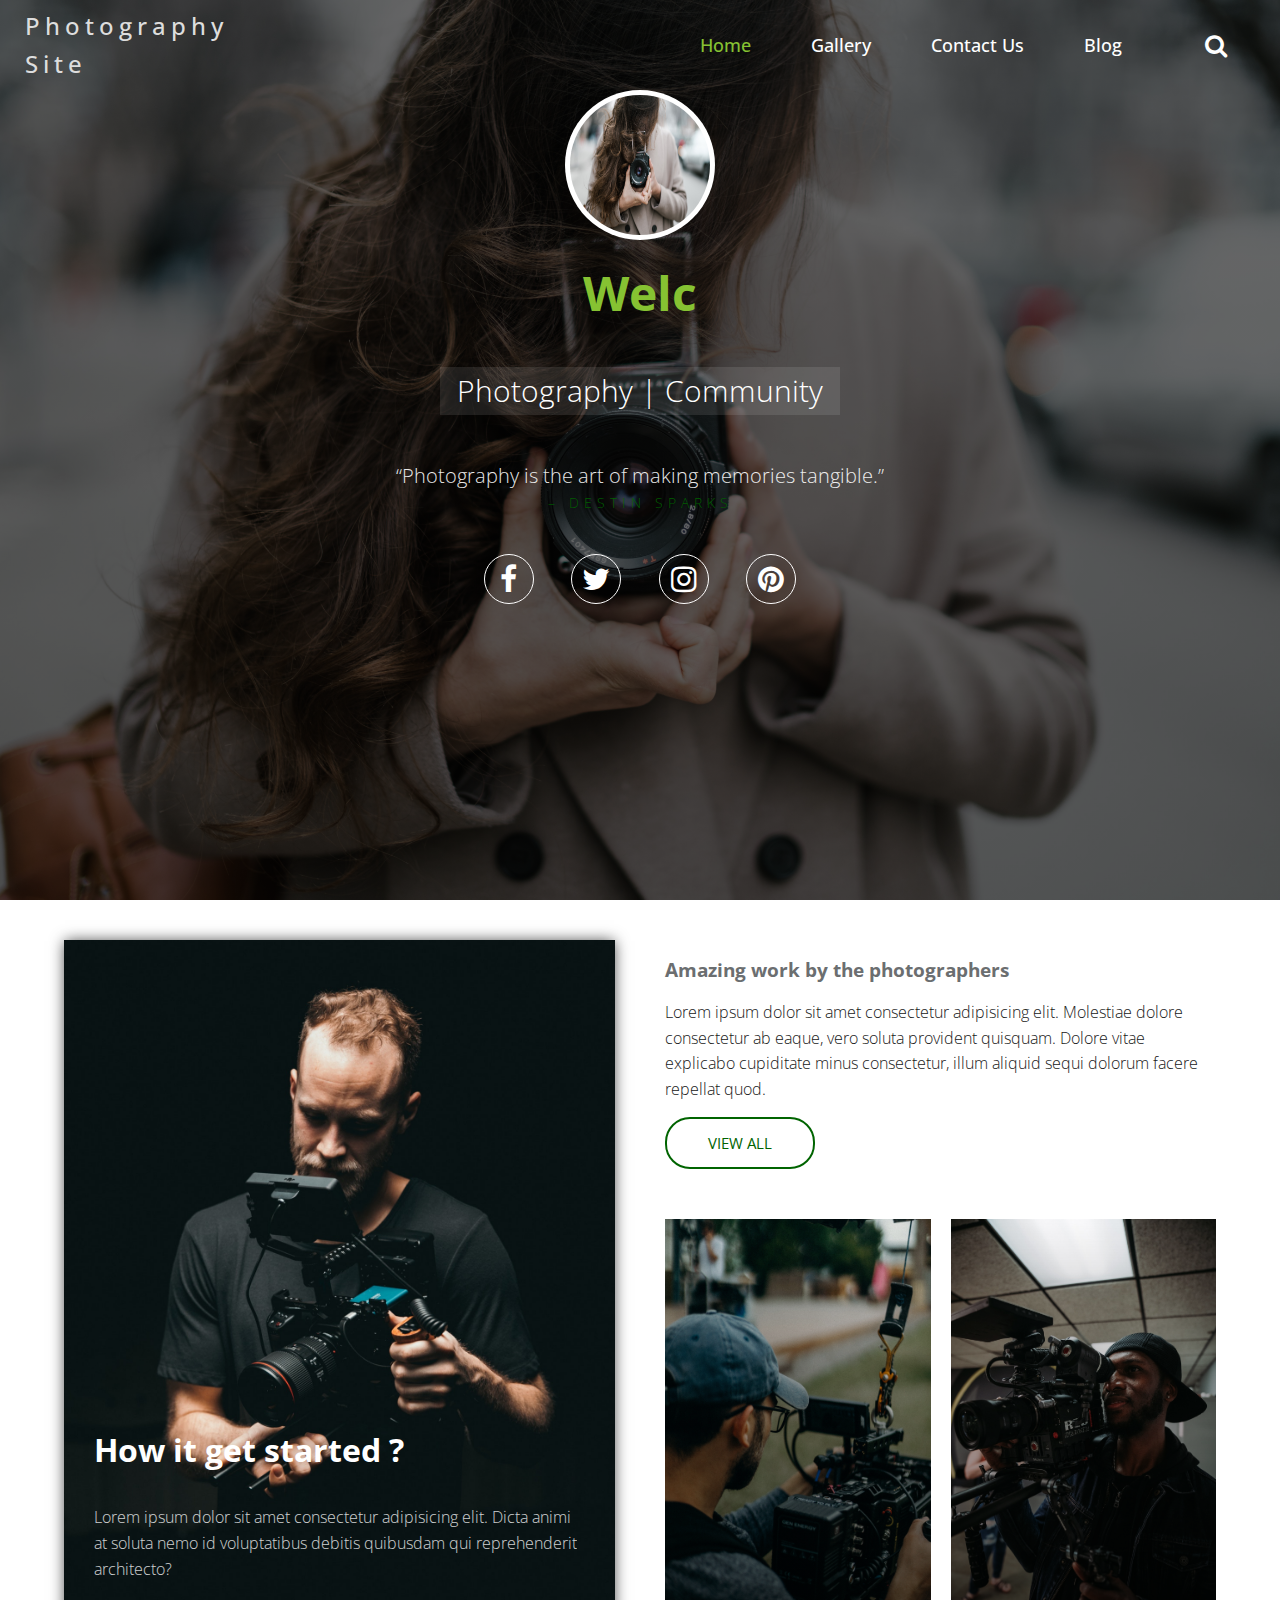
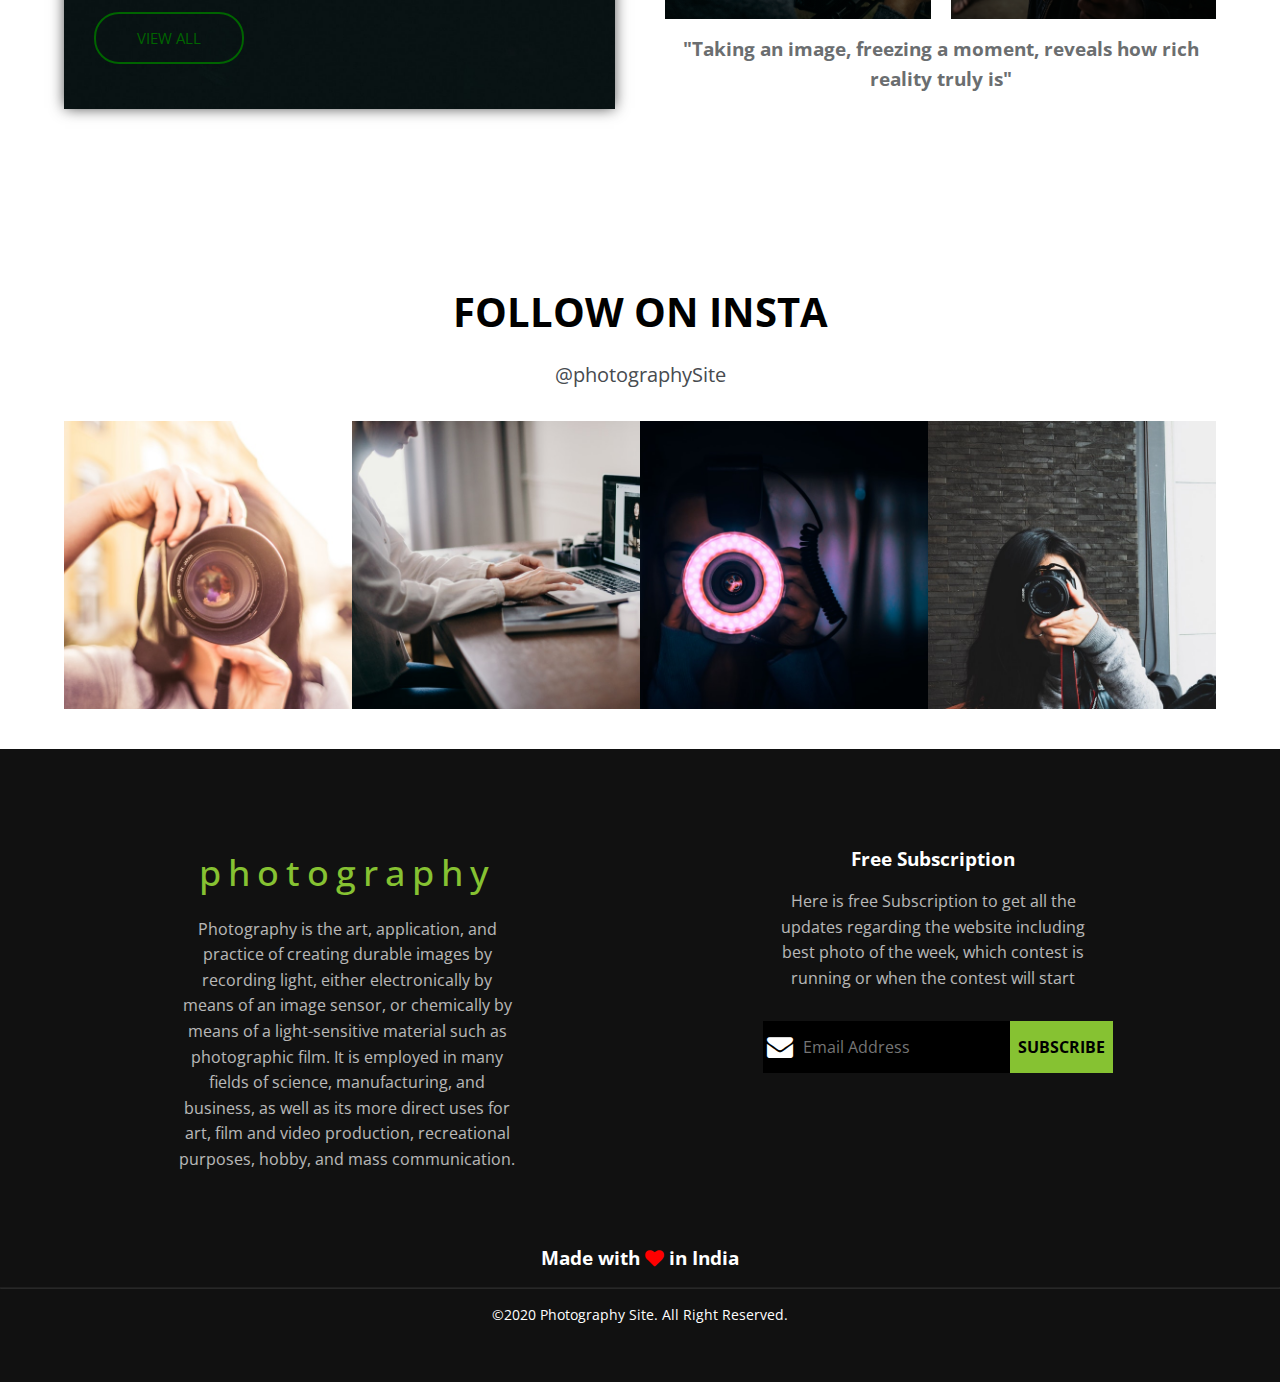
<file: index.html>
<!DOCTYPE html>
<html lang="en">

<head>
    <meta charset="UTF-8">
    <meta name="viewport" content="width=device-width, initial-scale=1.0">
    <link rel="stylesheet" href="https://stackpath.bootstrapcdn.com/font-awesome/4.7.0/css/font-awesome.min.css"
        integrity="sha384-wvfXpqpZZVQGK6TAh5PVlGOfQNHSoD2xbE+QkPxCAFlNEevoEH3Sl0sibVcOQVnN" crossorigin="anonymous">
    <link rel="stylesheet" href="style.css">
    <title>Photography Website</title>
</head>

<body>
    <header class="header">
        <div class="nav-section">
            <div class="brand-and-navbtn">
                <span class="brand-name">
                    Photography Site
                </span>
                <span class="navbtn flex">
                    <i class="fa fa-bars"></i>
                </span>
            </div>




            <!-- navigation menu -->
            <nav class="top-nav">
                <ul>
                    <li><a href="#" class="active">Home</a></li>
                    <li><a href="gallery.html">Gallery</a></li>
                    <li><a href="contact.html">Contact Us</a></li>
                    <li><a href="blog.html">Blog</a></li>
                </ul>
            </nav>
            <span class="search-icon">
                <i class="fa fa-search"></i>

            </span>
        </div>

        <div class="container about">
            <div class="about-content">
                <div class="about-img flex">
                    <img src="Images/header.jpg" alt="">
                </div>
                <h2 class="auto"> </h2>
                <h3>Photography | Community</h3>
                <blockquote>
                    “Photography is the art of making memories tangible.”
                    <span>– Destin Sparks</span>
                </blockquote>
            </div>

            <div class="social-icon">
                <ul>
                    <li>
                        <a href="#"><i class="fa fa-facebook"></i></a>
                    </li>
                    <li>
                        <a href="#"><i class="fa fa-twitter"></i></a>
                    </li>
                    <li>
                        <a href="#"><i class="fa fa-instagram"></i></a>
                    </li>
                    <li>
                        <a href="#"><i class="fa fa-pinterest"></i></a>
                    </li>

                </ul>
            </div>
        </div>
    </header>

    <section class="section-one">
        <div class="container">
            <div class="sec-one-left">
                <div>
                    <h1>How it get started ?</h1>
                    <p>Lorem ipsum dolor sit amet consectetur adipisicing elit. Dicta animi at soluta nemo id
                        voluptatibus debitis quibusdam qui reprehenderit architecto?</p>
                    <a href="#" class="btn">view all</a>
                </div>
            </div>
            <div class="sec-one-right">
                <div class="work-content">
                    <h3> Amazing work by the photographers</h3>
                    <p>Lorem ipsum dolor sit amet consectetur adipisicing elit. Molestiae dolore consectetur ab eaque,
                        vero soluta provident quisquam. Dolore vitae explicabo cupiditate minus consectetur, illum
                        aliquid sequi dolorum facere repellat quod.</p>
                    <a href="#" class="btn">view all</a>
                </div>
                <div class="work-imgs">
                    <div class="work-img-1">

                    </div>
                    <div class="work-img-2">

                    </div>
                </div>
                <h3>"Taking an image, freezing a moment, reveals how rich reality truly is"</h3>
            </div>
        </div>

    </section>


    <section class="section-two">
        <div class="container">
            <h2>FOLLOW ON INSTA</h2>
            <span>@photographySite</span>
            <div class="insta-imgs">
                <div>
                    <img src="Images/insta-1.jpg" alt="">
                    <div class="icon-overlay flex">
                        <i class="fa fa-instagram"></i>
                    </div>
                </div>
                <div>
                    <img src="Images/insta-2.jpg" alt="">
                    <div class="icon-overlay flex">
                        <i class="fa fa-instagram"></i>
                    </div>
                </div>
                <div>
                    <img src="Images/insta-3.jpg" alt="">
                    <div class="icon-overlay flex">
                        <i class="fa fa-instagram"></i>
                    </div>
                </div>
                <div>
                    <img src="Images/insta-4.jpg" alt="">
                    <div class="icon-overlay flex">
                        <i class="fa fa-instagram"></i>
                    </div>
                </div>
            </div>
        </div>

    </section>

    <footer class="footer">
        <div class="footer-container container">
            <div>
                <h2>photography</h2>
                <p>Photography is the art, application, and practice of creating durable images by recording light, either electronically by means of an image sensor, or chemically by means of a light-sensitive material such as photographic film. It is employed in many fields of science, manufacturing, and business, as well as its more direct uses for art, film and video production, recreational purposes, hobby, and mass communication.</p>
            </div>
            <div>
                <h3>Free Subscription</h3>
                <p>Here is free Subscription to get all the updates  regarding the website including best photo of the week, which contest is running or when the contest will start </p>
                <div class="subs">
                    <i class="fa fa-envelope"></i>
                    <input type="email" id="email" placeholder="Email Address">
                    <button type="submit">SUBSCRIBE</button>
                </div>
            </div>
        </div>
        <h3>Made with <i class="fa fa-heart " style="color:red;"></i> in India </h3>
        <hr style="color: white; opacity: 0.1;">
        <p>&copy;2020 Photography Site. All Right Reserved.</p>
        
    </footer>

    <script src="script.js"></script>
</body>
</html>
</file>
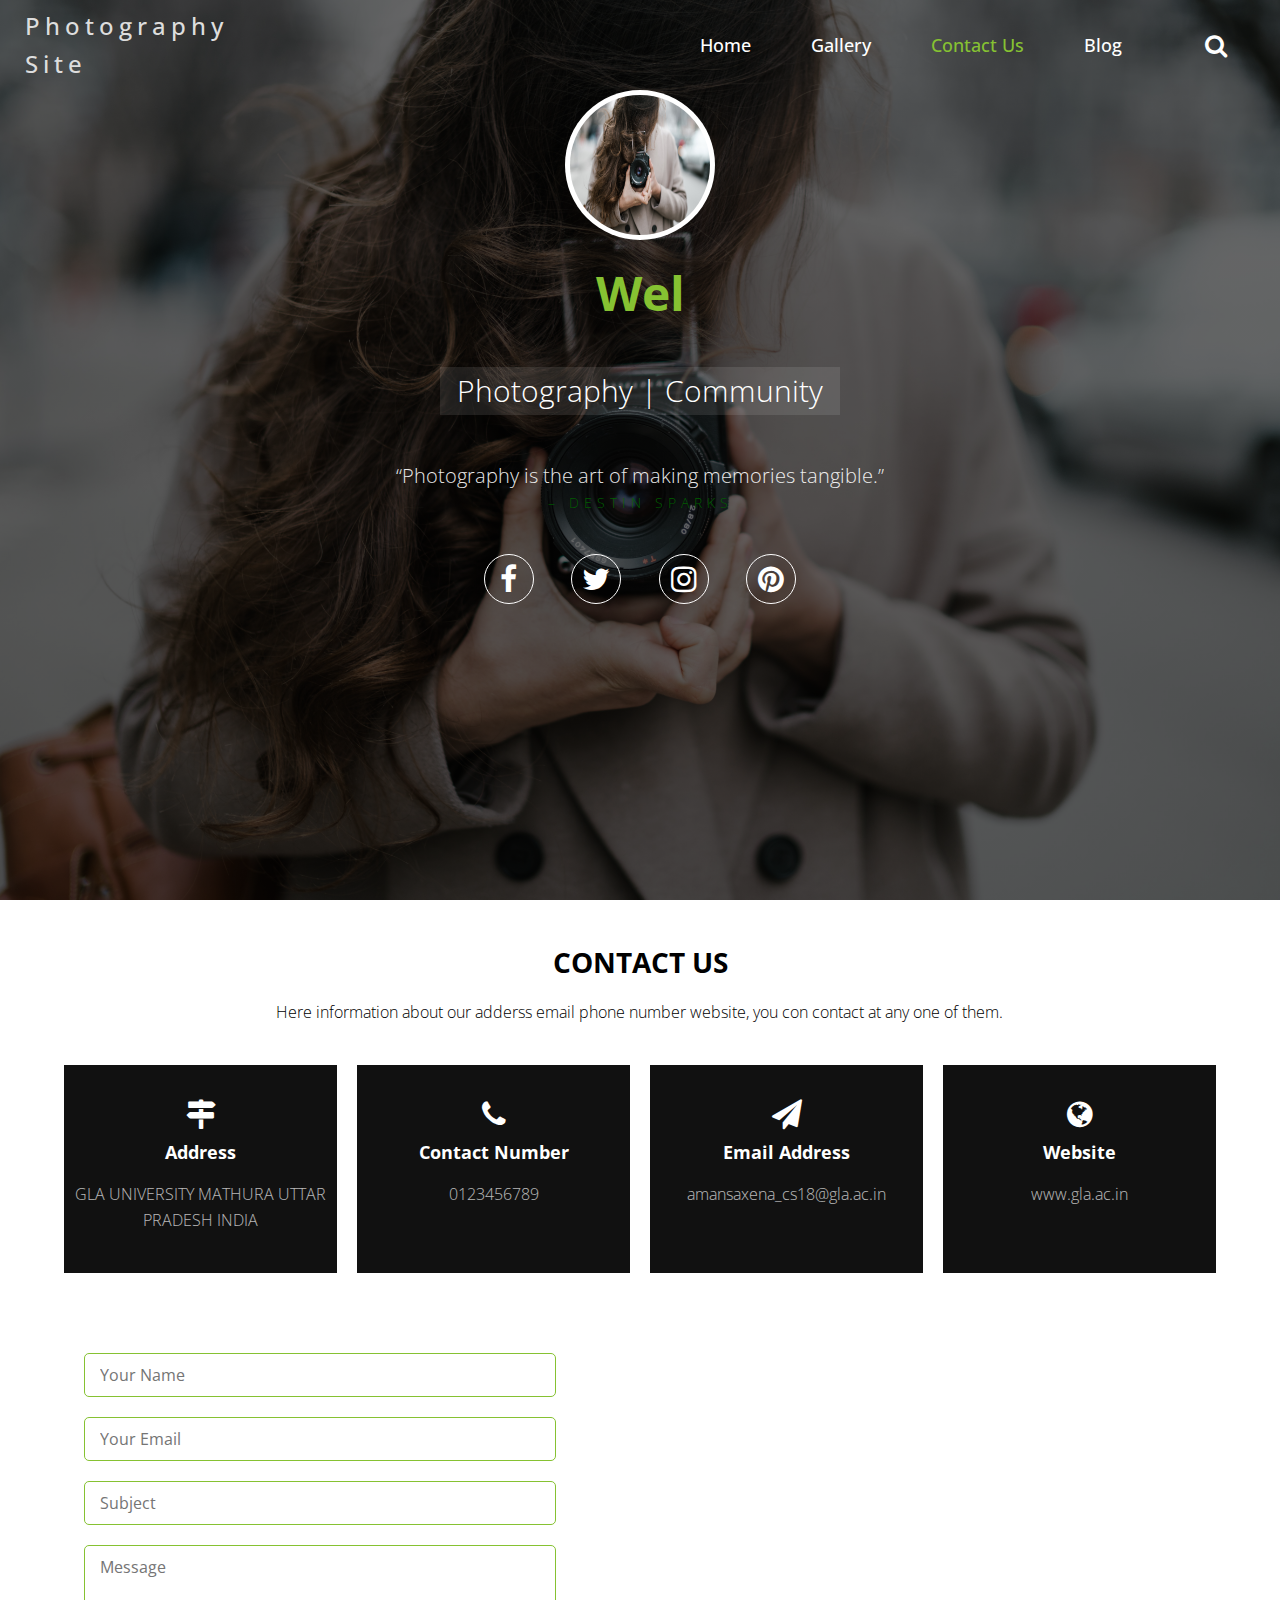
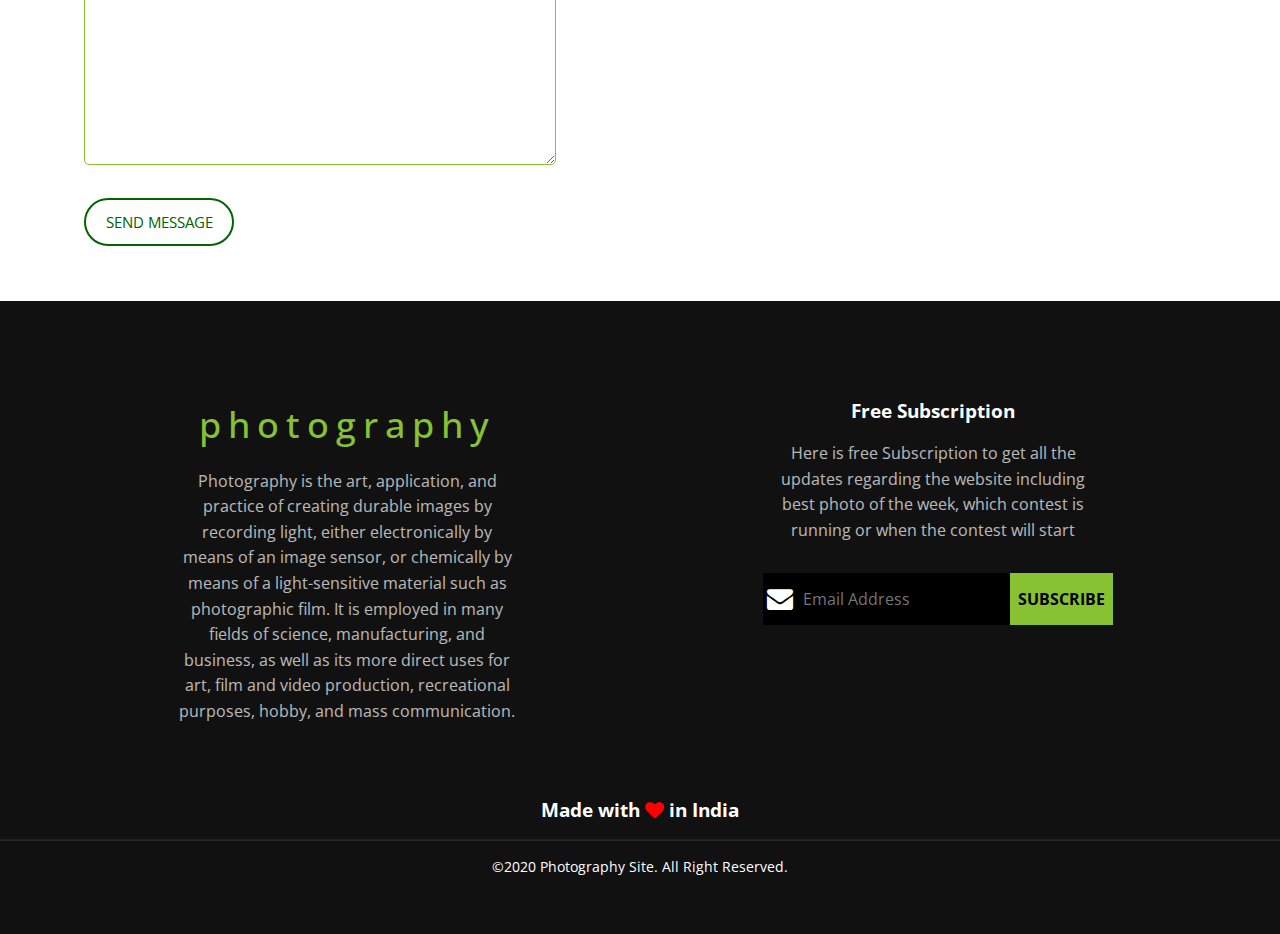
<file: contact.html>
<!DOCTYPE html>
<html lang="en">
<head>
    <meta charset="UTF-8">
    <meta name="viewport" content="width=device-width, initial-scale=1.0">
    <link rel="stylesheet" href="https://stackpath.bootstrapcdn.com/font-awesome/4.7.0/css/font-awesome.min.css"
    integrity="sha384-wvfXpqpZZVQGK6TAh5PVlGOfQNHSoD2xbE+QkPxCAFlNEevoEH3Sl0sibVcOQVnN" crossorigin="anonymous">
    <link rel="stylesheet" href="style.css">
    <title>Photography Site</title>
</head>
<body>
    <header class="header">
        <div class="nav-section">
            <div class="brand-and-navbtn">
                <span class="brand-name">
                    Photography Site
                </span>
                <span class="navbtn flex">
                    <i class="fa fa-bars"></i>
                </span>
            </div>




            <!-- navigation menu -->
            <nav class="top-nav">
                <ul>
                    <li><a href="#">Home</a></li>
                    <li><a href="gallery.html">Gallery</a></li>
                    <li><a href="#" class="active">Contact Us</a></li>
                    <li><a href="blog.html">Blog</a></li>
                </ul>
            </nav>
            <span class="search-icon">
                <i class="fa fa-search"></i>

            </span>
        </div>

        <div class="container about">
            <div class="about-content">
                <div class="about-img flex">
                    <img src="Images/header.jpg" alt="">
                </div>
                <h2 class="auto"> </h2>
                <h3>Photography | Community</h3>
                <blockquote>
                    “Photography is the art of making memories tangible.”
                    <span>– Destin Sparks</span>
                </blockquote>
            </div>

            <div class="social-icon">
                <ul>
                    <li>
                        <a href="#"><i class="fa fa-facebook"></i></a>
                    </li>
                    <li>
                        <a href="#"><i class="fa fa-twitter"></i></a>
                    </li>
                    <li>
                        <a href="#"><i class="fa fa-instagram"></i></a>
                    </li>
                    <li>
                        <a href="#"><i class="fa fa-pinterest"></i></a>
                    </li>

                </ul>
            </div>
        </div>
    </header>

    <section class = "section-five">
        <div class = "container">
            <div class = "contact-top">
                <h3>CONTACT US</h3>
                <p>Here information about our adderss email phone number website, you con contact at any one of them. </p>
            </div>

            <div class = "contact-middle">
                <div>
                    <span class = "contact-icon">
                        <i class = "fa fa-map-signs"></i>
                    </span>
                    <span>Address</span>
                    <p>GLA UNIVERSITY MATHURA UTTAR PRADESH INDIA</p>
                </div>

                <div>
                    <span class = "contact-icon">
                        <i class = "fa fa-phone"></i>
                    </span>
                    <span>Contact Number</span>
                    <p>0123456789</p>
                </div>

                <div>
                    <span class = "contact-icon">
                        <i class = "fa fa-paper-plane"></i>
                    </span>
                    <span>Email Address</span>
                    <p>amansaxena_cs18@gla.ac.in</p>
                </div>

                <div>
                    <span class = "contact-icon">
                        <i class = "fa fa-globe"></i>
                    </span>
                    <span>Website</span>
                    <p>www.gla.ac.in</p>
                </div>
            </div>

            <div class = "contact-bottom">
                <form class = "form">
                    <input type = "text" placeholder="Your Name">
                    <input type = "email" placeholder="Your Email">
                    <input type = "text" placeholder="Subject">
                    <textarea rows = "9" placeholder="Message"></textarea>
                    <input type = "submit" class = "btn" value = "Send Message">
                </form>

                <!-- Map -->
                <div>
                    <iframe src="https://www.google.com/maps/embed?pb=!1m18!1m12!1m3!1d113274.60344423378!2d77.6141139385508!3d27.474509133801686!2m3!1f0!2f0!3f0!3m2!1i1024!2i768!4f13.1!3m3!1m2!1s0x397371163d4d5205%3A0x4273a09defe10ea5!2sMathura%2C%20Uttar%20Pradesh!5e0!3m2!1sen!2sin!4v1606756289811!5m2!1sen!2sin" width="600" height="450" frameborder="0" style="border:0;" allowfullscreen="" aria-hidden="false" tabindex="0"></iframe>
                </div>
            </div>
        </div>
    </section>

    <footer class="footer">
        <div class="footer-container container">
            <div>
                <h2>photography</h2>
                <p>Photography is the art, application, and practice of creating durable images by recording light, either electronically by means of an image sensor, or chemically by means of a light-sensitive material such as photographic film. It is employed in many fields of science, manufacturing, and business, as well as its more direct uses for art, film and video production, recreational purposes, hobby, and mass communication.</p>
            </div>
            <div>
                <h3>Free Subscription</h3>
                <p>Here is free Subscription to get all the updates  regarding the website including best photo of the week, which contest is running or when the contest will start</p>
                <div class="subs">
                    <i class="fa fa-envelope"></i>
                    <input type="email" id="email" placeholder="Email Address">
                    <button type="submit">SUBSCRIBE</button>
                </div>
            </div>
        </div>
        <h3>Made with <i class="fa fa-heart " style="color:red;"></i> in India </h3>
        <hr style="color: white; opacity: 0.1;">
        <p>&copy;2020 Photography Site. All Right Reserved.</p>
    </footer>

    <script src="script.js"></script>
</body>
</html>
</file>
<file: style.css>
@import url('https://fonts.googleapis.com/css2?family=Open+Sans&display=swap');
:root{
    --white : #ddd;
    --dark: #111;
    --darkGrey: #474b4f;
    --lightGrey: #6b6e70;
    --lightGreen: #86c232;
    --darkGreen: #006400;
}

*{
    padding: 0;
    margin:0;
    box-sizing: border-box;
    font-family: 'Open Sans', sans-serif;
}
body{
    line-height: 1.6;

}
img{
    width: 100%;
    display: block;
}
ul li{
    list-style:none;
}
a{
    text-decoration: none;
    color: #000;
}
h1, h2, h3, h4, h5, h6, p{
    margin: 15px 0;
}
.flex{
    display: flex;
    justify-content: center;
    align-items: center;
}

.container{
    width: 90vw;
    margin: 0 auto;
}
.btn{
    background: var(--darkGreen);
    border: none;
    display: block;
    width: 150px;
    text-align: center;
    color: var(--darkGreen);
    text-transform: uppercase;
    background:transparent;
    font-size: 15px;
    padding: 12px;
    border: 2px solid var(--darkGreen);
    border-radius: 25px;
    margin: 15px 0;
    transition: all 0.5s ease;
}
.btn:hover{
    background: var(--darkGreen);
    color: #fff;
}
.active{
    color: var(--lightGreen)!important;
}

.header{
    min-height: 100vh;
    background: linear-gradient(rgba(0,0,0,0.6), rgba(0,0,0,0.6)), url("Images/header.jpg") center/cover no-repeat;
    color: #fff;
}
.top-nav a{
    color: #fff;
}
.brand-and-navbtn{
    background: #000;
    position: relative;
    z-index: 999;
    height: 90px;
    display: flex;
    justify-content: space-between;
    align-items: center;
    font-weight: 500;
    font-size: 24px;
    padding: 15px 25px;
    color: var(--white);
}

.brand-name{
    letter-spacing: 5px;
    cursor: pointer;
}
.navbtn{
    width: 40px;
    height: 40px;
    border: 1px solid var(--white);
    cursor: pointer;
}
.navbtn:hover{
    background: #fff;
    color: #000;
    transition: all 0.5s ease ;
}
.top-nav{
    background: #000;
    transform: translateY(-600px);
    transition: all 0.5s ease;
}

.shownav{
    transform: translateY(0);
}

.search-icon{
    display: none;
}
.top-nav ul li{
    padding: 10px 0;
}

.top-nav ul a{
    position: relative;
    font-weight: 500;
    font-size: 18px;
    text-align: center;
    display: block;
}
.top-nav ul a::after{
    content: "";
    height: 2px;
    background: var(--lightGreen);
    position: absolute;
    bottom: -5px;
    left: 50%;
    transform: translateX(-50%);
    width: 0;
    transition: all 0.5s ease ;

}

.top-nav ul a:hover::after{
    width: 100px;
}

.about{
    margin-top: -160px;
}

.about-content img{
    width: 140px;
    height: 140px;
    border-radius: 50%;
}
.about-img{
    background: #fff;
    width: 150px;
    height: 150px;
    margin: 0 auto;
    border-radius: 50%;
}

.about-content h2{
    font-size: 48px;
    text-align: center;
    margin-bottom: 35px;
    color: var(--lightGreen);
}
.about-content h3{
    color:#fff;
    font-size: 30px;
    font-weight: 100;
    background: rgba(255,255,255,0.1);
    width: 400px;
    margin: 35px auto;
    text-align: center;
}
blockquote{
    font-size: 20px;
    font-weight: 300;
    opacity: 0.9;
    width: 60vw;
    margin: 45px auto 15px auto;
    text-align: center;
}
blockquote span{
    font-size: 14px;
    text-transform: uppercase;
    color: var(--darkGreen);
    font-weight: 300;
    letter-spacing: 5px;
    display: block;
}
.social-icon{
    width: 350px;
    margin: 40px auto 0 auto;
    padding-bottom: 30px;
}
.social-icon ul a{
    color: #fff;
    font-size: 30px;
    display: block;
    width: 50px;
    height: 50px;
    border: 1px solid #fff;
    border-radius: 50%;
    display: flex;
    justify-content: center;
    align-items: center;
    transition: all 0.5s ease;
}

.social-icon ul{
    display: flex;
    justify-content: space-around;
}
.social-icon ul a:hover{
    background: var(--lightGreen);
    border-color: var(--lightGreen);
}


.section-one{
    margin: 40px 0;
    min-height: 100vh;
}

.sec-one-left{
    height: 100vh;
    background: url("Images/project-main.jpg") center/cover no-repeat;
    box-shadow: 0px 0px 14px -1px rgba(0, 0, 0, 0.75);
    -webkit-box-shadow: 0px 0px 14px -1px rgba(0, 0, 0, 0.75);
    -moz-box-shadow: 0px 0px 14px -1px rgba(0, 0, 0, 0.75);
}
.sec-one-left div{
    color: #fff;
    height: 100%;
    display: flex;
    flex-direction: column;
    justify-content: flex-end;
    padding: 30px;
}
.sec-one-left div h3{
    font-size: 28px;
    opacity: 0.9;
}
.sec-one-left div p{
    font-weight: 300;
    opacity: 0.8;
}
.sec-one-right h3{
    color: var(--lightGrey);
}

.sec-one-right >h3{
    text-align: center;
}
.sec-one-right p{
    opacity: 0.9;
    font-weight: 300;
}
.work-content{
    margin: 50px 0;
}
.work-imgs{
    display: grid;
    grid-template-columns: repeat(2,1fr);
    grid-column-gap: 20px;
}

.work-img-1{
    background: linear-gradient(rgba(0,0,0,0), rgba(0,0,0,0.6)), url("Images/porject-1.jpg") center/cover no-repeat;
    height: 400px;
    transition: all 0.5s ease;
}
.work-img-2{
    background: linear-gradient(rgba(0,0,0,0), rgba(0,0,0,0.6)), url("Images/porject-2.jpg") center/cover no-repeat;
    height: 400px;
    transition: all 0.5s ease;

}

.work-imgs div:hover{
    box-shadow: 0 0 8px #000;
    -webkit-box-shadow: 0 0 8px #000;
    -moz-box-shadow:0 0 8px #000;
}
.section-two{
    margin: 40px 0;
}
.section-two h2{
    text-align: center;
    font-size: 40px;
}

.section-two span{
    color: var(--darkGrey);
    text-align: center;
    display: block;
    font-size: 20px;
    margin-bottom: 30px;
}

.insta-imgs{
    display: grid;
    grid-template-columns: repeat(2, 1fr);
}
.insta-imgs > div{
    position: relative;
}
.icon-overlay{
    position: absolute;
    color: #fff;
    top: 0;
    left: 0;
    width: 100%;
    height: 100%;
    font-size: 50px;
    background: rgba(134, 194, 50, 0.4);
    opacity: 0;
    transition: all 0.5s ease;
}
.insta-imgs > div:hover .icon-overlay{
    opacity: 1;
}

.section-three{
    margin: 40px 0;
}

.single-img{
    position: relative;
    margin: 10px;
}
.single-img-content{
    position: absolute;
    bottom: 0;
    left: 0;
    right: 0;
    color: #fff;
    padding: 5px 30px;
    background: rgba(0, 0, 0, 0.7);
}
.single-img-content h3{
    font-size: 18px;
    font-weight: 300;
    text-transform: uppercase;
}
.section-four{
    margin: 40px 0;
}
.blog{
    margin: 40px 0;
}
.blog-content{
    padding: 25px;
    background: #f7f7f7;
}
.blog span{
    display: block;
}
.badge{
    background: var(--lightGreen);
    width: 140px;
    border-radius: 5px;
    padding: 5px 0;
    color: #fff;
    text-align: center;
    margin-bottom: 8px;
}
.misc-info{
    font-size: 14px;
    color: var(--dark);
    margin-top: 16px;
}
.blog-title{
    font-size: 20px;
    font-weight: 900;
}
.blog-text{
    font-weight: 300;
}
.section-five{
    margin: 40px 0;
}
.section-five .container div{
    margin: 20px 0;
}
.contact-top{
    text-align: center;
}
.contact-top h3{
    font-size: 28px;
}
.contact-top p{
    font-weight: 300;
    width: 70%;
    margin: 0 auto;
}
.contact-middle div{
    text-align: center;
    padding: 25px 0;
    background: var(--dark);
    color: #fff;
}
.contact-middle div span{
    display: block;
}
.contact-icon{
    font-size: 30px;
}
.contact-middle div span:nth-child(2){
    font-size: 18px;
    font-weight: bold;
}

.contact-middle div p{
    font-weight: 300;
    opacity: 0.7;
}
.contact-bottom{
    margin-top: 50px!important;
}
.form input[type = "text"], .form input[type = "email"], .form textarea{
    width: 100%;
    font-size: 16px;
    padding: 10px 15px;
    margin: 10px 0;
    border: 1px solid var(--lightGreen);
    outline: none;
    border-radius: 5px;
}
.contact-bottom .form{
    padding: 0 20px;
}

.footer{
    background: var(--dark);
    color: #fff;
    padding: 40px 0;
    text-align: center;
}
.footer-container > div{
    margin: 40px 0;
}
.footer-container h2{
    color: var(--lightGreen);
    font-size: 36px;
    font-weight: 500;
    letter-spacing: 7px;
}
.footer-container p{
    opacity: 0.7;
}
.subs{
    background: #000;
    width: 350px;
    display: flex;
    justify-content: space-between;
    align-items: center;
    margin: 30px auto;
}

.subs i{
    font-size: 26px;
    flex: 10%;
    display: block;
}
.subs input{
    flex: 60%;
    background: transparent;
    border: none;
    font-size: 16px;
    padding: 0 5px;
    outline: 0;
    color: #fff;
}
.subs button{
    flex: 30%;
    font-size: 16px;
    padding: 15px 0;
    font-weight: bold;
    background: var(--lightGreen);
    border: none;
    transition: all 0.5s ease;
    cursor: pointer;
}
.subs button:hover{
    color: #fff;
}
.footer > p{
    text-align: center;
    font-size: 14px;
}

@media screen and (min-width: 678px){
    /* section five */
    .contact-middle{
        display: grid;
        grid-template-columns: repeat(2, 1fr);
        grid-column-gap: 20px;
    }
}

@media screen and (min-width: 800px){
    /* section two */
    .insta-imgs{
        grid-template-columns: repeat(4, 1fr);
    }

    /* section three */
    .gallery{
        display: grid;
        grid-template-columns: repeat(2, 1fr);
    }

    /* section four */
    .blog-wrapper-sm{
        display: grid;
        grid-template-columns: repeat(2, 1fr);
        grid-gap: 20px;
    }
    
}

@media screen and (min-width: 992px){
    /* header & footer */
    .nav-section{
        display: flex;
        justify-content: space-between;
    }
    .navbtn{
        display: none;
    }
    .brand-and-navbtn{
        flex: 0 0 10%;
        background: none;
    }
    .top-nav{
        flex: 0 1 80%;
        display: flex;
        justify-content: flex-end;
        align-items: center;
        transition: transform 0s ease;
        transform: translateY(0);
        background: transparent;
    }
    .top-nav ul{
        display: flex;
    }
    .top-nav ul li{
        margin-right: 30px;
        margin-left: 30px;
    }
    .about{
        margin-top: 0;
    }
    .search-icon{
        flex: 0 0 10%;
        display: block;
        display: flex;
        justify-content: center;
        align-items: center;
        font-size: 24px;
        cursor: pointer;
        transition: var(--transition);
    }
    .search-icon i:hover{
        transform: scale(1.2);
    }

    /* section five */
    .contact-middle{
        grid-template-columns: repeat(4, 1fr);
    }
    .contact-bottom{
        display: grid;
        grid-template-columns: repeat(2, 1fr);
        grid-column-gap: 40px;
    }
}

@media screen and (min-width: 1000px){
    /* section one */
    .section-one .container{
        display: grid;
        grid-template-columns: repeat(2, 1fr);
        grid-column-gap: 50px;
    }
    .sec-one-left{
        align-self: center;
    }
    .work-content{
        margin-top: 0;
    }
    .sec-one-left{
        height: 100%;
    }

    /* section four */
    .blog-wrapper-lg{
        display: grid;
        grid-template-columns: repeat(2, 1fr);
        grid-gap: 20px;
    }

    /* footer */
    .footer-container{
        display: grid;
        grid-template-columns: repeat(2, 1fr);
        grid-gap: 20px;
    }
}
@media screen and (min-width: 1200px){
    /* footer */
    .footer-container > div{
        width: 60%;
        margin-left: auto;
        margin-right: auto;
    }

    /* section three */
    .gallery{
        grid-template-columns: repeat(3, 1fr);
    }
}
@media screen and (min-width: 1400px){
    /* section four */
    .blog-wrapper-sm{
        grid-template-columns: repeat(4, 1fr);
    }
}

@media screen and (max-width: 500px){
    /* overall styling */
    .header{
        padding-bottom: 30px;
    }
    .social-icons{
        display: none;
    }
    .about-content h3{
        width: 100%;
    }
    .about-content blockquote{
        font-size: 16px;
        width: 100%;
    }
    .subs{
        width: 280px;
    }
    .subs i{
        display: none;
    }
    .subs input{
        width: 100%;
    }
    .subs button{
        padding-left: 8px;
        padding-right: 8px;
    }
    h2{
        font-size: 30px!important;
    }
    h3{
        font-size: 20px!important;
    }
    p{
        font-size: 15px;
    }
    .btn{
        font-size: 14px;
        padding: 8px 0;
    }
    .work-imgs{
        grid-template-columns: 1fr;
        grid-row-gap: 20px;
    }
}
</file>
